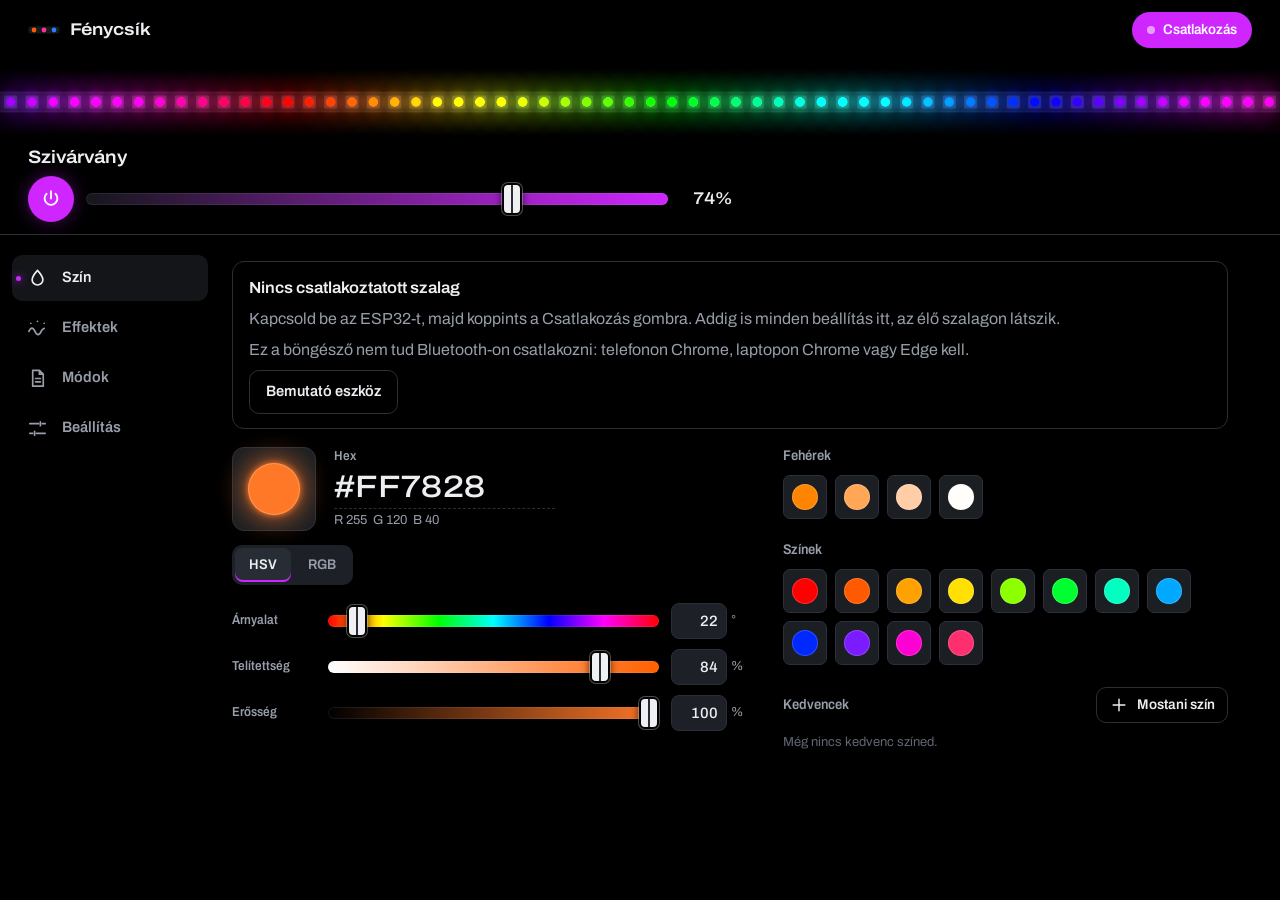
<file: docs/index.html>
<!doctype html>
<html lang="hu">
<head>
  <meta charset="utf-8">
  <meta name="viewport" content="width=device-width, initial-scale=1, viewport-fit=cover">
  <title>Fénycsík</title>
  <meta name="description" content="LED szalag vezérlő ESP32-höz Bluetooth-on: színek, fényerő, automatikus módok.">
  <meta name="theme-color" content="#000000">
  <meta name="color-scheme" content="dark">
  <link rel="manifest" href="manifest.webmanifest">
  <link rel="icon" type="image/png" sizes="192x192" href="icons/icon-192.png">
  <link rel="apple-touch-icon" href="icons/icon-192.png">
  <link rel="preload" href="fonts/archivo-var.woff" as="font" type="font/woff" crossorigin>
  <link rel="stylesheet" href="app.css">
  <script type="module" src="js/app.js"></script>
</head>
<body data-conn="idle">
  <div class="app">
    <div class="head">
      <header class="top">
        <div class="brand">
          <svg class="mark" viewBox="0 0 32 12" aria-hidden="true"><rect x="0.5" y="2.5" width="31" height="7" rx="2" fill="#16191e"/><circle cx="6" cy="6" r="2.4" fill="#ff5a00"/><circle cx="16" cy="6" r="2.4" fill="#ff2e9a"/><circle cx="26" cy="6" r="2.4" fill="#2f7bff"/></svg>
          <span class="dev-name" id="devName">Fénycsík</span>
        </div>
        <button class="conn" id="connBtn" type="button" data-state="idle">
          <span class="dot" aria-hidden="true"></span><span class="conn-label">Csatlakozás</span>
        </button>
      </header>
      <section class="stage" aria-label="A szalag most">
        <canvas id="hero" class="hero" aria-hidden="true"></canvas>
        <div class="now" aria-live="polite"><span class="now-name" id="nowName"></span><span class="now-fx" id="nowFx"></span></div>
        <div class="master">
          <button class="power" id="powerBtn" type="button" aria-pressed="true" aria-label="Kikapcsolás">
            <svg viewBox="0 0 24 24" aria-hidden="true"><path d="M12 3.5v8M7.2 6.3a7 7 0 1 0 9.6 0"/></svg>
          </button>
          <input type="range" id="bri" class="fader master-fader" min="0" max="100" step="1" value="60" aria-label="Fényerő">
          <output id="briOut" for="bri">60%</output>
        </div>
      </section>
    </div>

    <nav class="tabs" id="tabs" role="tablist" aria-label="Fülek"></nav>

    <main class="panel">
      <div class="hint-card" id="hint">
        <p class="hint-title">Nincs csatlakoztatott szalag</p>
        <p class="muted">Kapcsold be az ESP32-t, majd koppints a Csatlakozás gombra. Addig is minden beállítás itt, az élő szalagon látszik.</p>
        <p class="no-ble-text muted">Ez a böngésző nem tud Bluetooth-on csatlakozni: telefonon Chrome, laptopon Chrome vagy Edge kell.</p>
        <div class="row"><button class="btn primary ble-only" id="hintConnect" type="button">Csatlakozás</button><button class="btn ghost" id="hintDemo" type="button">Bemutató eszköz</button></div>
      </div>
      <section id="pane-color" class="pane" role="tabpanel" aria-labelledby="tab-color"></section>
      <section id="pane-fx" class="pane" role="tabpanel" aria-labelledby="tab-fx" hidden></section>
      <section id="pane-modes" class="pane" role="tabpanel" aria-labelledby="tab-modes" hidden></section>
      <section id="pane-settings" class="pane" role="tabpanel" aria-labelledby="tab-settings" hidden></section>
    </main>
  </div>
  <div id="toasts" class="toasts" aria-live="polite"></div>
  <div class="drop-veil" aria-hidden="true"><p>Engedd el a .ledmode fájlt az importáláshoz</p></div>
</body>
</html>
</file>
<file: docs/app.css>
/* Fénycsík – OLED-fekete alap, a kiemelő szín mindig a szalag aktuális fényéből jön */

@font-face {
  font-family: 'Archivo';
  src: url('fonts/archivo-var.woff') format('woff');
  font-weight: 100 900;
  font-stretch: 62% 125%;
  font-display: swap;
}

@property --live-ui { syntax: '<color>'; inherits: true; initial-value: #ffb15c; }
@property --live-glow { syntax: '<color>'; inherits: true; initial-value: rgb(255 177 92 / 0.35); }

:root {
  --bg: #000;
  --panel: #131519;
  --raise: #1d2026;
  --raise-2: #282c34;
  --line: #2a2e36;
  --text: #eceef1;
  --muted: #979ea9;
  --faint: #5f6670;
  --danger: #ff5c63;
  --ok: #3ddc97;
  --amber: #ffb547;
  --live-ui: #ffb15c;
  --on-live-ui: #000;
  --live-glow: rgb(255 177 92 / 0.35);
  --r-sheet: 18px;
  --r-ctl: 10px;
  --r-led: 7px;
  --font: 'Archivo', system-ui, 'Segoe UI', Roboto, sans-serif;
  --tabs-h: 64px;
  --safe-b: env(safe-area-inset-bottom, 0px);
  color-scheme: dark;
  transition: --live-ui 700ms linear, --live-glow 700ms linear;
}

* { box-sizing: border-box; }
html { -webkit-text-size-adjust: 100%; }
body {
  margin: 0;
  background: var(--bg);
  color: var(--text);
  font: 400 16px/1.45 var(--font);
  font-stretch: 100%;
  -webkit-font-smoothing: antialiased;
  -webkit-tap-highlight-color: transparent;
  overscroll-behavior-y: none;
}
button, input, select, textarea { font: inherit; color: inherit; }
button { cursor: pointer; }
button:disabled { cursor: default; opacity: 0.4; }
a { color: var(--live-ui); }
[hidden] { display: none !important; }
:focus-visible { outline: 2px solid var(--live-ui); outline-offset: 2px; }

h2 { font-size: 20px; line-height: 1.25; font-weight: 640; font-stretch: 108%; margin: 0 0 6px; }
h3 { font-size: 14px; line-height: 1.3; font-weight: 600; font-stretch: 90%; color: var(--muted); margin: 0; }
p { margin: 0; }
.muted { color: var(--muted); }
.hint { color: var(--faint); font-size: 13px; }
.lbl { font-size: 13px; font-weight: 600; font-stretch: 88%; color: var(--muted); }
.err-text { color: var(--danger); font-size: 14px; min-height: 0; }
.err-text:empty { display: none; }
.row { display: flex; flex-wrap: wrap; gap: 10px; align-items: center; }
.row.end { justify-content: flex-end; }
.grow { flex: 1 1 200px; }
.stack { display: grid; gap: 6px; }

/* ---------------------------------------------------------------- ikonok, gombok */

.ic { width: 22px; height: 22px; fill: none; stroke: currentColor; stroke-width: 1.75; stroke-linecap: round; stroke-linejoin: round; flex: none; }
.ic path.fill { fill: currentColor; stroke: none; }

.btn {
  display: inline-flex; align-items: center; justify-content: center; gap: 8px;
  min-height: 44px; padding: 0 16px;
  border-radius: var(--r-ctl); border: 1px solid transparent;
  background: var(--raise); color: var(--text);
  font-weight: 600; font-size: 15px; font-stretch: 96%;
  text-decoration: none; white-space: nowrap;
}
.btn:hover { background: var(--raise-2); }
.btn .ic { width: 20px; height: 20px; }
.btn.primary { background: var(--live-ui); color: var(--on-live-ui); }
.btn.primary:hover { filter: brightness(1.08); }
.btn.ghost { background: transparent; border-color: var(--line); }
.btn.ghost:hover { background: var(--raise); }
.btn.danger { background: var(--danger); color: #000; }
.btn.danger-text { color: var(--danger); }
.btn.sm { min-height: 36px; padding: 0 12px; font-size: 14px; }

.icon-btn {
  width: 44px; height: 44px; display: grid; place-items: center; flex: none;
  border-radius: var(--r-ctl); border: 0; background: var(--raise); color: var(--text); padding: 0;
}
.icon-btn:hover { background: var(--raise-2); }
.icon-btn.ghost { background: transparent; }
.icon-btn.ghost:hover { background: var(--raise); }
.icon-btn.sm { width: 36px; height: 36px; }
.icon-btn.sm .ic { width: 19px; height: 19px; }

/* ---------------------------------------------------------------- fejléc + élő szalag */

.head {
  position: sticky; top: 0; z-index: 20;
  background: var(--bg);
  padding-top: env(safe-area-inset-top, 0px);
  border-bottom: 1px solid var(--line);
}
.top { display: flex; align-items: center; justify-content: space-between; gap: 12px; height: 54px; padding: 0 16px; }
.brand { display: flex; align-items: center; gap: 10px; min-width: 0; }
.mark { width: 32px; height: 12px; flex: none; }
.dev-name { font-size: 17px; font-weight: 650; font-stretch: 114%; white-space: nowrap; overflow: hidden; text-overflow: ellipsis; }

.conn {
  display: inline-flex; align-items: center; gap: 8px; height: 36px; padding: 0 14px;
  border-radius: 999px; border: 1px solid var(--line); background: transparent;
  font-size: 14px; font-weight: 600; font-stretch: 94%; white-space: nowrap;
}
.conn:hover { background: var(--raise); }
.conn .dot { width: 8px; height: 8px; border-radius: 50%; background: var(--faint); }
.conn[data-state='idle'] { background: var(--live-ui); color: var(--on-live-ui); border-color: transparent; }
.conn[data-state='idle'] .dot { background: currentColor; opacity: 0.55; }
.conn[data-state='connecting'] .dot, .conn[data-state='reconnecting'] .dot { background: var(--amber); animation: blink 0.9s steps(2) infinite; }
.conn[data-state='connected'] .dot { background: var(--ok); box-shadow: 0 0 8px var(--ok); }
@keyframes blink { 50% { opacity: 0.25; } }

.stage { padding: 0 0 12px; }
.hero { display: block; width: 100%; height: 58px; }
.now { display: flex; align-items: baseline; gap: 10px; padding: 0 16px; min-height: 26px; }
.now-name { font-size: 18px; font-weight: 620; font-stretch: 110%; white-space: nowrap; overflow: hidden; text-overflow: ellipsis; }
.now-fx { color: var(--muted); font-size: 14px; font-variant-numeric: tabular-nums; white-space: nowrap; }

.master { display: grid; grid-template-columns: 46px minmax(0, 1fr) 52px; align-items: center; gap: 12px; padding: 4px 16px 0; }
.power {
  width: 46px; height: 46px; border-radius: 50%; display: grid; place-items: center; padding: 0;
  border: 1px solid var(--line); background: var(--raise); color: var(--muted);
}
.power svg { width: 22px; height: 22px; fill: none; stroke: currentColor; stroke-width: 2; stroke-linecap: round; }
.power[aria-pressed='true'] { background: var(--live-ui); color: var(--on-live-ui); border-color: transparent; box-shadow: 0 0 18px var(--live-glow); }
#briOut { text-align: right; font-size: 17px; font-weight: 560; font-stretch: 112%; font-variant-numeric: tabular-nums; }
.fader.master-fader { --track: linear-gradient(90deg, #15171b, var(--live-ui)); }
body.off .fader.master-fader { --track: linear-gradient(90deg, #15171b, #3a3f48); }
body.off #briOut { color: var(--faint); }

/* ---------------------------------------------------------------- csúszka (keverőpult-fader) */

.fader {
  -webkit-appearance: none; appearance: none;
  width: 100%; height: 44px; margin: 0; background: transparent; cursor: pointer; touch-action: pan-y;
  --track: linear-gradient(90deg, var(--raise), var(--raise-2));
}
.fader::-webkit-slider-runnable-track {
  height: 12px; border-radius: 6px; background: var(--track);
  box-shadow: inset 0 0 0 1px rgb(255 255 255 / 0.07);
}
.fader::-webkit-slider-thumb {
  -webkit-appearance: none; appearance: none;
  width: 20px; height: 32px; margin-top: -10px; border-radius: 6px;
  border: 2px solid #000;
  background: linear-gradient(90deg, transparent 7px, #2a2d33 7px 9px, transparent 9px), #eef0f3;
  box-shadow: 0 0 0 1px rgb(255 255 255 / 0.3), 0 3px 8px rgb(0 0 0 / 0.75);
}
.fader:focus-visible { outline: none; }
.fader:focus-visible::-webkit-slider-thumb { box-shadow: 0 0 0 3px var(--live-ui), 0 3px 8px rgb(0 0 0 / 0.75); }
.fader::-moz-range-track { height: 12px; border-radius: 6px; background: var(--track); }
.fader::-moz-range-thumb { width: 16px; height: 28px; border-radius: 6px; border: 2px solid #000; background: #eef0f3; }

/* ---------------------------------------------------------------- fülek */

.tabs {
  position: fixed; left: 0; right: 0; bottom: 0; z-index: 30;
  display: grid; grid-template-columns: repeat(4, 1fr);
  height: calc(var(--tabs-h) + var(--safe-b)); padding-bottom: var(--safe-b);
  background: var(--panel); border-top: 1px solid var(--line);
}
.tab {
  position: relative; display: grid; justify-items: center; align-content: center; gap: 3px;
  border: 0; background: transparent; color: var(--muted);
  font-size: 12.5px; font-weight: 600; font-stretch: 90%;
}
.tab .ic { width: 23px; height: 23px; }
.tab-led { position: absolute; top: 7px; width: 5px; height: 5px; border-radius: 50%; background: transparent; }
.tab[aria-selected='true'] { color: var(--text); }
.tab[aria-selected='true'] .tab-led { background: var(--live-ui); box-shadow: 0 0 8px var(--live-ui); }

/* ---------------------------------------------------------------- tartalom */

.panel { padding: 18px 16px calc(var(--tabs-h) + var(--safe-b) + 28px); max-width: 1040px; }
.pane { display: grid; gap: 22px; }
.group { display: grid; gap: 10px; }
.group-head { display: flex; align-items: center; justify-content: space-between; gap: 12px; }

.hint-card { display: grid; gap: 8px; padding: 14px 16px; margin-bottom: 18px; border: 1px solid var(--line); border-radius: 12px; }
.hint-title { font-weight: 620; font-stretch: 104%; }
.no-ble-text { display: none; }
body.no-ble .no-ble-text { display: block; }
body.no-ble .ble-only { display: none; }

/* ---------------------------------------------------------------- színválasztó */

.color-layout { display: grid; gap: 26px; }
.col-swatches, #presetHost { display: grid; gap: 22px; align-content: start; }
.picker { display: grid; gap: 14px; }
.pk-top { display: flex; align-items: center; gap: 18px; }
.lamp {
  width: 84px; height: 84px; flex: none; display: grid; place-items: center;
  border-radius: 12px; background: #1b1e23; border: 1px solid #2c3038;
}
.lamp .lens {
  width: 52px; height: 52px; border-radius: 50%;
  box-shadow: 0 0 30px var(--pick), 0 0 6px var(--pick), inset 0 0 0 1px rgb(255 255 255 / 0.22);
}
.pk-read { display: grid; gap: 2px; min-width: 0; }
.pk-hex {
  width: 100%; max-width: 10.5ch; padding: 2px 0;
  font-size: 31px; line-height: 1.15; font-weight: 520; font-stretch: 116%; letter-spacing: 0.01em;
  font-variant-numeric: tabular-nums; text-transform: uppercase;
  background: transparent; border: 0; border-bottom: 1px dashed var(--line); border-radius: 0;
}
.pk-hex:focus { outline: none; border-bottom: 1px solid var(--live-ui); }
.pk-hex.bad { color: var(--danger); }
.pk-rgb { font-size: 13px; font-variant-numeric: tabular-nums; white-space: pre; }

.seg { display: inline-flex; gap: 3px; padding: 3px; border-radius: 10px; background: var(--raise); justify-self: start; }
.seg button {
  min-height: 34px; padding: 0 14px; border: 0; border-radius: 8px; background: transparent;
  color: var(--muted); font-size: 14px; font-weight: 600; font-stretch: 92%;
}
.seg button[aria-pressed='true'] { background: var(--raise-2); color: var(--text); box-shadow: inset 0 -2px 0 var(--live-ui); }
.seg.wide { display: flex; flex-wrap: wrap; }

.pk-rows { display: grid; gap: 2px; }
.pk-row { display: grid; grid-template-columns: 86px minmax(0, 1fr) 74px; align-items: center; gap: 10px; }
.numbox { display: inline-flex; align-items: center; gap: 4px; justify-self: end; }
.num {
  width: 56px; height: 36px; padding: 0 8px; text-align: right;
  background: var(--raise); border: 1px solid var(--line); border-radius: 8px;
  font-size: 15px; font-weight: 520; font-variant-numeric: tabular-nums;
}
.num:focus { outline: none; border-color: var(--live-ui); }
.num::-webkit-inner-spin-button, .num::-webkit-outer-spin-button { -webkit-appearance: none; margin: 0; }
.num[type='number'] { -moz-appearance: textfield; }
.unit { width: 12px; color: var(--muted); font-size: 13px; }

/* LED tok formájú színminták */
.swatches { display: flex; flex-wrap: wrap; gap: 8px; }
.swatch {
  width: 44px; height: 44px; padding: 0; display: grid; place-items: center;
  border-radius: var(--r-led); background: #1b1e23; border: 1px solid #2c3038;
}
.swatch:hover { border-color: #4a505b; }
.swatch .lens { width: 26px; height: 26px; border-radius: 50%; box-shadow: 0 0 12px var(--glow, transparent), inset 0 0 0 1px rgb(255 255 255 / 0.18); }
.swatch.sm { width: 38px; height: 38px; }
.swatch.sm .lens { width: 22px; height: 22px; }
.swatch.add { color: var(--muted); }
.swatch.wled .lens { background: #fff3df !important; box-shadow: 0 0 12px rgb(255 243 223 / 0.6), inset 0 0 0 4px #e9e3d8; }

/* ---------------------------------------------------------------- paraméterek */

.params { display: grid; gap: 2px; }
.f-row { display: grid; grid-template-columns: 112px minmax(0, 1fr) 46px; align-items: center; gap: 10px; }
.f-row .val { text-align: right; color: var(--muted); font-size: 14px; font-variant-numeric: tabular-nums; }
.params.compact .f-row { grid-template-columns: 96px minmax(0, 1fr) 44px; }
.c-row { display: grid; grid-template-columns: 112px minmax(0, 1fr); align-items: center; gap: 10px; padding: 6px 0; }
.params.compact .c-row { grid-template-columns: 96px minmax(0, 1fr); }
.chips { display: flex; flex-wrap: wrap; gap: 8px; }
.t-row { display: flex; align-items: center; justify-content: space-between; gap: 16px; padding: 10px 0; }
.t-row label { display: grid; gap: 2px; cursor: pointer; }
.t-row small { font-size: 13px; }

.switch {
  -webkit-appearance: none; appearance: none; flex: none; position: relative; margin: 0;
  width: 48px; height: 28px; border-radius: 999px; background: var(--raise-2); cursor: pointer;
  transition: background-color 160ms;
}
.switch::before {
  content: ''; position: absolute; top: 3px; left: 3px; width: 22px; height: 22px; border-radius: 50%;
  background: #c9ced6; transition: transform 160ms;
}
.switch:checked { background: var(--live-ui); }
.switch:checked::before { transform: translateX(20px); background: #fff; }

/* ---------------------------------------------------------------- effektek */

.fx-grid { display: grid; grid-template-columns: repeat(auto-fill, minmax(148px, 1fr)); gap: 8px; }
.fx-tile {
  position: relative; display: grid; gap: 8px; align-content: start; min-height: 74px; padding: 12px;
  text-align: left; border-radius: 12px; background: transparent; border: 1px solid var(--line); color: var(--text);
}
.fx-tile:hover { background: var(--panel); }
.fx-tile canvas.mini { display: block; width: 100%; height: 12px; }
.fx-name { font-weight: 600; font-stretch: 98%; padding-right: 14px; }
.fx-sub { color: var(--muted); font-size: 12.5px; margin-top: -6px; }
.fx-tile.selected { border-color: #4a505b; background: var(--panel); }
.fx-tile.playing::after {
  content: ''; position: absolute; top: 34px; right: 12px; width: 7px; height: 7px; border-radius: 50%;
  background: var(--live-ui); box-shadow: 0 0 10px var(--live-ui);
}
.fx-params { display: grid; gap: 10px; padding-top: 6px; }
.fx-head { display: flex; align-items: flex-start; justify-content: space-between; gap: 16px; flex-wrap: wrap; }
.fx-desc { max-width: 60ch; font-size: 14.5px; }

/* ---------------------------------------------------------------- módok */

.toolbar { display: flex; flex-wrap: wrap; gap: 10px; }
.folder-card { display: grid; grid-template-columns: 36px minmax(0, 1fr); gap: 12px; padding: 14px; border: 1px dashed var(--line); border-radius: 12px; }
.folder-card[data-state='active'] { border-style: solid; }
.folder-ic { color: var(--muted); padding-top: 1px; }
.folder-ic .ic { width: 26px; height: 26px; }
.folder-body { display: grid; gap: 8px; justify-items: start; }
.led-dot { display: inline-block; width: 8px; height: 8px; margin-right: 8px; border-radius: 50%; background: var(--ok); box-shadow: 0 0 8px var(--ok); vertical-align: 1px; }

.mode-list { list-style: none; margin: 0; padding: 0; border-top: 1px solid var(--line); }
.mode-row { display: grid; grid-template-columns: minmax(0, 1fr) auto auto; align-items: center; gap: 4px; border-bottom: 1px solid var(--line); }
.mode-main {
  display: grid; grid-template-columns: 92px minmax(0, 1fr); align-items: center; gap: 14px;
  min-height: 60px; padding: 8px 0; border: 0; background: none; text-align: left;
}
.mode-row.compact .mode-main { grid-template-columns: 28px minmax(0, 1fr); min-height: 54px; }
.mode-main canvas.mini { width: 92px; height: 12px; display: block; }
.chip-ic { color: var(--faint); display: grid; place-items: center; }
.mode-meta { display: grid; gap: 1px; min-width: 0; }
.mode-name { font-weight: 600; white-space: nowrap; overflow: hidden; text-overflow: ellipsis; }
.mode-sub { display: flex; flex-wrap: wrap; align-items: center; gap: 8px; color: var(--muted); font-size: 13.5px; }
.badge { padding: 0 7px; border: 1px solid var(--line); border-radius: 999px; font-size: 12px; line-height: 18px; }
.icon-btn.play { background: transparent; }
.icon-btn.play .ic { width: 20px; height: 20px; }
.mode-row.playing .mode-name { color: var(--live-ui); }
.mode-row.playing .icon-btn.play { color: var(--live-ui); }
.empty { padding: 16px 0; display: grid; gap: 4px; list-style: none; }

/* ---------------------------------------------------------------- beállítások */

.set-row { display: grid; grid-template-columns: minmax(0, 1fr) minmax(0, 260px); align-items: center; gap: 12px; padding: 10px 0; border-bottom: 1px solid var(--line); }
.set-label { display: grid; gap: 2px; }
.set-row.block { grid-template-columns: 1fr; }
.set-label small { font-size: 13px; color: var(--muted); }
.field {
  width: 100%; min-height: 44px; padding: 0 12px;
  background: var(--raise); border: 1px solid var(--line); border-radius: var(--r-ctl); font-size: 16px;
}
.field:focus { outline: none; border-color: var(--live-ui); }
select.field {
  -webkit-appearance: none; appearance: none; padding-right: 36px;
  background-image: url("data:image/svg+xml,%3Csvg xmlns='http://www.w3.org/2000/svg' viewBox='0 0 24 24'%3E%3Cpath d='M6.5 9.5 12 15l5.5-5.5' fill='none' stroke='%23979ea9' stroke-width='1.8' stroke-linecap='round' stroke-linejoin='round'/%3E%3C/svg%3E");
  background-repeat: no-repeat; background-position: right 10px center; background-size: 20px;
}
select.field option { background: var(--panel); }
.chips-row { display: flex; flex-wrap: wrap; gap: 8px; }
.chip-btn { min-height: 40px; padding: 0 14px; border-radius: 999px; border: 1px solid var(--line); background: transparent; font-weight: 600; font-size: 14px; }
.chip-btn:hover { background: var(--raise); }
.facts { display: grid; grid-template-columns: max-content minmax(0, 1fr); gap: 6px 18px; margin: 0; }
.facts dt { color: var(--muted); }
.facts dd { margin: 0; font-variant-numeric: tabular-nums; overflow-wrap: anywhere; }
.pane > .group > h2 { margin-bottom: 2px; }

/* ---------------------------------------------------------------- lapok (dialog) */

dialog.sheet {
  width: min(560px, calc(100vw - 32px)); max-height: 90vh; padding: 0; border: 1px solid var(--line);
  border-radius: var(--r-sheet); background: var(--panel); color: var(--text);
  box-shadow: 0 24px 70px rgb(0 0 0 / 0.75);
}
dialog.sheet[open] { display: flex; flex-direction: column; }
dialog.sheet::backdrop { background: rgb(0 0 0 / 0.62); }
dialog.editor { width: min(760px, calc(100vw - 32px)); }
.sheet-head { display: flex; align-items: center; justify-content: space-between; gap: 12px; padding: 12px 10px 4px 20px; }
.sheet-head h2 { margin: 0; }
.sheet-body { flex: 1 1 auto; min-height: 0; overflow: auto; padding: 6px 20px 18px; display: grid; gap: 12px; align-content: start; }
.sheet-foot { display: flex; flex-wrap: wrap; justify-content: flex-end; gap: 10px; padding: 12px 20px 16px; border-top: 1px solid var(--line); }
.pick-dialog { display: grid; gap: 18px; }

.editor-body { display: grid; gap: 14px; }
.ed-preview { padding: 10px 0 2px; }
.ed-preview canvas { display: block; width: 100%; height: 20px; }
.ed-grid { display: grid; grid-template-columns: 1fr 1fr; gap: 12px; }
.ed-section { display: grid; gap: 14px; }
.ed-group { display: grid; gap: 6px; }
.frames, .steps { list-style: none; margin: 4px 0; padding: 0; display: grid; gap: 8px; }
.frame { display: grid; grid-template-columns: auto minmax(0, 1fr) minmax(0, 1fr) auto; align-items: end; gap: 10px; padding: 8px 0; border-bottom: 1px solid var(--line); }
.mini-field { display: grid; gap: 3px; }
.mini-field .num { width: 68px; }
.mini-field .numbox { justify-self: start; }
.move { display: inline-flex; gap: 2px; }
.step { display: grid; gap: 6px; padding: 10px 12px; border: 1px solid var(--line); border-radius: 12px; }
.step-head { display: grid; grid-template-columns: auto minmax(0, 1fr) auto auto; align-items: end; gap: 10px; }
.step-no { width: 26px; height: 26px; display: grid; place-items: center; margin-bottom: 9px; border-radius: 50%; background: var(--raise); font-size: 13px; font-weight: 600; }

/* ---------------------------------------------------------------- menü, értesítés */

.menu {
  position: fixed; z-index: 60; min-width: 220px; max-width: calc(100vw - 16px); padding: 6px;
  background: var(--raise); border: 1px solid #343944; border-radius: 12px; box-shadow: 0 16px 40px rgb(0 0 0 / 0.7);
}
.menu button {
  display: flex; align-items: center; gap: 12px; width: 100%; min-height: 44px; padding: 0 12px;
  border: 0; border-radius: 8px; background: transparent; text-align: left; font-size: 15px;
}
.menu button:hover, .menu button:focus-visible { background: var(--raise-2); outline: none; }
.menu button .ic { width: 20px; height: 20px; color: var(--muted); }
.menu button.danger { color: var(--danger); }
.menu button.danger .ic { color: var(--danger); }

.toasts {
  position: fixed; left: 50%; transform: translateX(-50%); z-index: 70;
  bottom: calc(var(--tabs-h) + var(--safe-b) + 12px);
  display: grid; gap: 8px; width: min(520px, calc(100vw - 24px)); pointer-events: none;
}
.toast {
  display: flex; align-items: center; gap: 12px; padding: 11px 14px; pointer-events: auto;
  background: #22262d; border: 1px solid #353a45; border-radius: 12px; box-shadow: 0 10px 30px rgb(0 0 0 / 0.6);
  font-size: 14.5px; animation: toast-in 180ms ease-out;
}
.toast span { flex: 1; }
.toast.err { border-color: rgb(255 92 99 / 0.6); }
.toast.out { opacity: 0; transition: opacity 180ms; }
.toast-act { flex: none; border: 0; background: transparent; color: var(--live-ui); font-weight: 650; padding: 6px 4px; }
@keyframes toast-in { from { opacity: 0; transform: translateY(6px); } }

.drop-veil { position: fixed; inset: 0; z-index: 80; display: none; place-items: center; background: rgb(0 0 0 / 0.78); border: 2px dashed var(--live-ui); }
.drop-veil p { font-size: 20px; font-weight: 600; font-stretch: 108%; }
body.dropping .drop-veil { display: grid; }

/* ---------------------------------------------------------------- keskeny képernyő */

@media (max-width: 560px) {
  .set-row { grid-template-columns: 1fr; gap: 8px; }
  .ed-grid { grid-template-columns: 1fr; }
  .frame { grid-template-columns: auto auto auto minmax(0, 1fr); gap: 8px; }
  .frame .move { justify-self: end; }
  .frame .mini-field .num { width: 54px; }
  .frame .icon-btn.sm { width: 32px; }
  .step-head { grid-template-columns: auto minmax(0, 1fr); }
  .step-head .mini-field { grid-column: 1 / 2; grid-row: 2; }
  .step-head .mini-field { grid-column: 1 / -1; }
  .step-head .move { grid-column: 1 / -1; justify-self: end; margin-top: -40px; }
  .f-row, .c-row { grid-template-columns: 92px minmax(0, 1fr) 44px; }
  .c-row { grid-template-columns: 92px minmax(0, 1fr); }
  .pk-row { grid-template-columns: 78px minmax(0, 1fr) 72px; gap: 8px; }
  dialog.sheet {
    width: 100vw; max-width: 100vw; max-height: 92vh; margin: auto 0 0 0;
    border-radius: var(--r-sheet) var(--r-sheet) 0 0; border-width: 1px 0 0;
    padding-bottom: var(--safe-b);
  }
  .fx-grid { grid-template-columns: repeat(2, minmax(0, 1fr)); }
}

/* ---------------------------------------------------------------- széles képernyő */

@media (min-width: 920px) {
  .app { display: grid; grid-template-columns: 220px minmax(0, 1fr); grid-template-areas: 'head head' 'tabs panel'; }
  .head { grid-area: head; }
  .top { height: 60px; padding: 0 28px; }
  .hero { height: 84px; }
  .now { padding: 0 28px; }
  .master { padding: 6px 28px 0; max-width: 760px; }
  .tabs {
    grid-area: tabs; position: sticky; top: var(--head-h, 200px); align-self: start;
    display: grid; grid-template-columns: 1fr; height: auto; padding: 20px 12px; gap: 4px;
    background: transparent; border: 0;
  }
  .tab { grid-template-columns: 24px 1fr; justify-items: start; align-items: center; gap: 12px; padding: 0 14px; min-height: 46px; border-radius: 10px; font-size: 15px; font-stretch: 96%; }
  .tab:hover { background: var(--panel); }
  .tab[aria-selected='true'] { background: var(--panel); }
  .tab-led { top: calc(50% - 2.5px); left: 4px; }
  .panel { grid-area: panel; padding: 26px 32px 64px 12px; }
  .color-layout { grid-template-columns: minmax(0, 1.15fr) minmax(0, 1fr); gap: 40px; align-items: start; }
  .toasts { bottom: 24px; }
}

@media (prefers-reduced-motion: reduce) {
  :root { transition: none; }
  .toast { animation: none; }
  .conn .dot { animation: none !important; }
}
</file>
